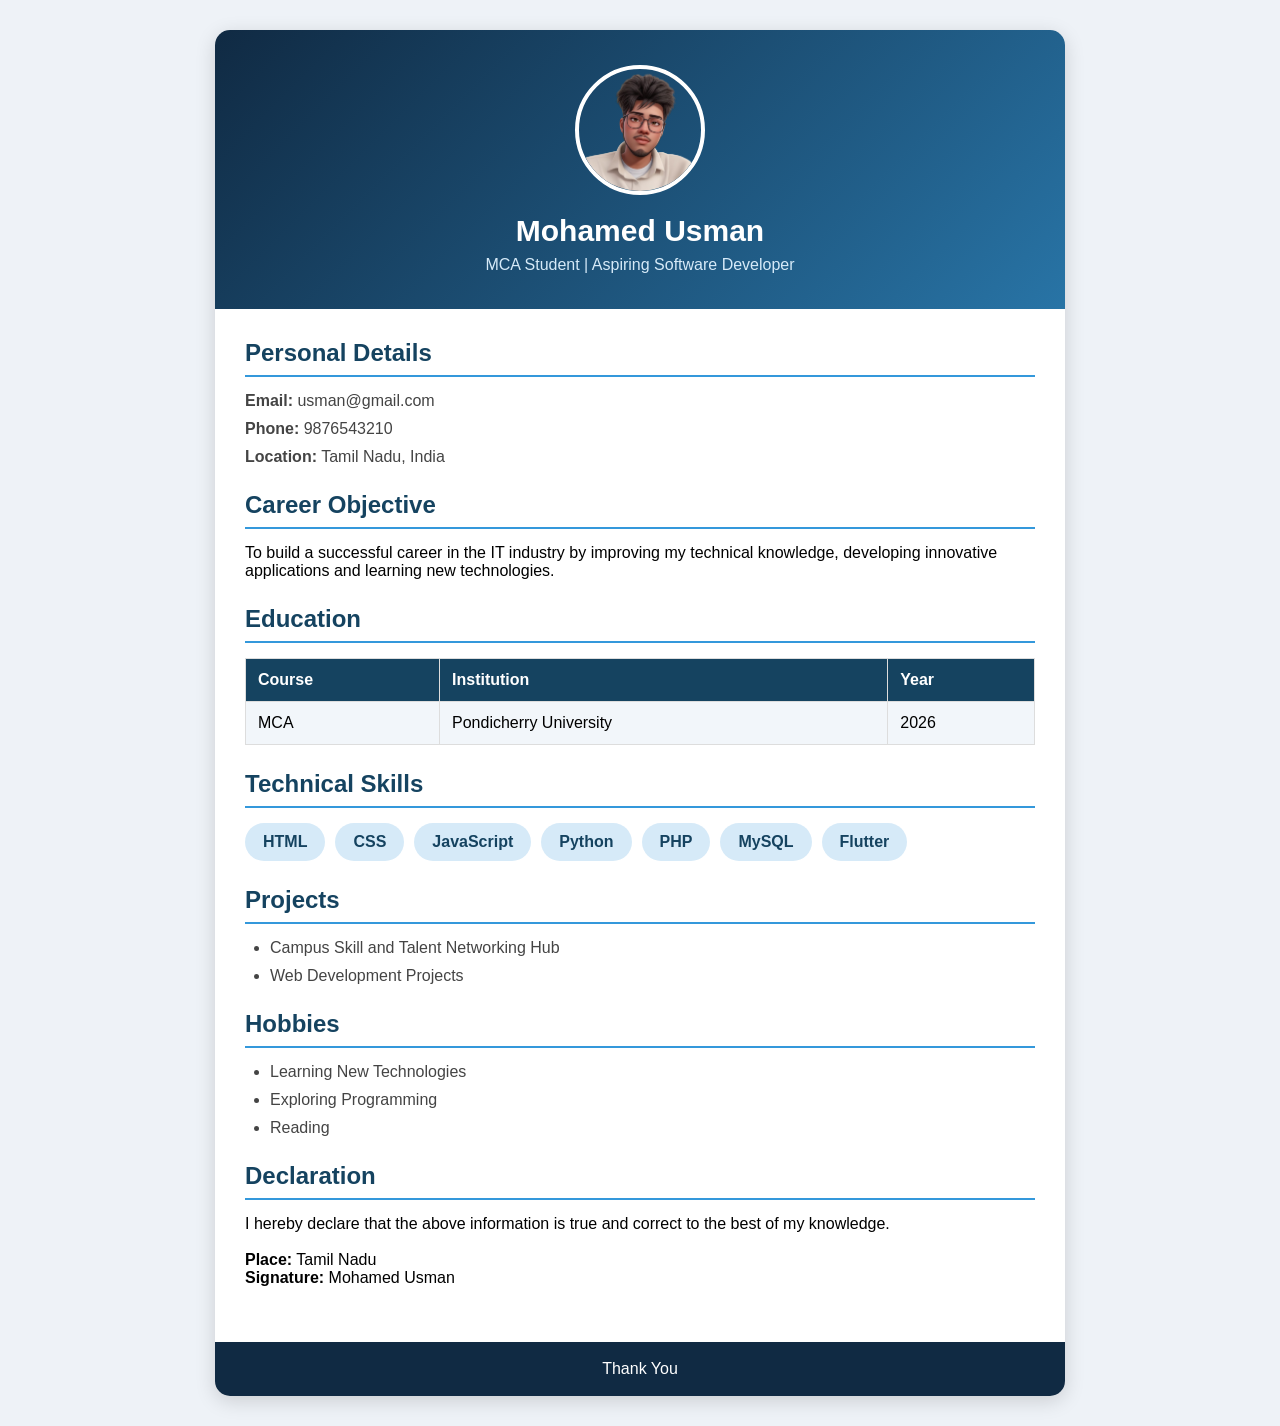
<file: exercise-1/index.html>
<!DOCTYPE html>
<html>
<head>
    <title>My Resume</title>

    <style>
        * {
            margin: 0;
            padding: 0;
            box-sizing: border-box;
        }

        body {
            font-family: Arial, sans-serif;
            background: #eef2f7;
            padding: 30px;
        }

        .container {
            max-width: 850px;
            margin: auto;
            background: white;
            border-radius: 15px;
            overflow: hidden;
            box-shadow: 0 5px 20px rgba(0,0,0,0.15);
        }

        .header {
            background: linear-gradient(135deg, #102a43, #2874a6);
            color: white;
            text-align: center;
            padding: 35px;
        }

        .header img {
            width: 130px;
            height: 130px;
            border-radius: 50%;
            border: 4px solid white;
            object-fit: cover;
            margin-bottom: 15px;
        }

        .header h1 {
            font-size: 30px;
            margin-bottom: 8px;
        }

        .header p {
            color: #d6eaf8;
        }

        .content {
            padding: 30px;
        }

        .section {
            margin-bottom: 25px;
        }

        .section h2 {
            color: #154360;
            border-bottom: 2px solid #3498db;
            padding-bottom: 8px;
            margin-bottom: 15px;
        }

        .details p {
            margin: 10px 0;
            color: #444;
        }

        .skills {
            display: flex;
            flex-wrap: wrap;
            gap: 10px;
        }

        .skills span {
            background: #d6eaf8;
            color: #154360;
            padding: 10px 18px;
            border-radius: 20px;
            font-weight: bold;
        }

        table {
            width: 100%;
            border-collapse: collapse;
        }

        th, td {
            padding: 12px;
            border: 1px solid #ddd;
            text-align: left;
        }

        th {
            background: #154360;
            color: white;
        }

        tr:nth-child(even) {
            background: #f2f6fa;
        }

        ul {
            padding-left: 25px;
            color: #444;
        }

        li {
            margin: 10px 0;
        }

        .footer {
            background: #102a43;
            color: white;
            text-align: center;
            padding: 18px;
        }

        @media(max-width: 600px) {
            body {
                padding: 10px;
            }

            .content {
                padding: 20px;
            }
        }
    </style>
</head>

<body>

<div class="container">

    <div class="header">
        <img src="profile.png" alt="Profile Photo">
        <h1>Mohamed Usman</h1>
        <p>MCA Student | Aspiring Software Developer</p>
    </div>

    <div class="content">

        <div class="section details">
            <h2>Personal Details</h2>
            <p><b>Email:</b> usman@gmail.com</p>
            <p><b>Phone:</b> 9876543210</p>
            <p><b>Location:</b> Tamil Nadu, India</p>
        </div>

        <div class="section">
            <h2>Career Objective</h2>
            <p>
                To build a successful career in the IT industry by improving
                my technical knowledge, developing innovative applications
                and learning new technologies.
            </p>
        </div>

        <div class="section">
            <h2>Education</h2>
            <table>
                <tr>
                    <th>Course</th>
                    <th>Institution</th>
                    <th>Year</th>
                </tr>
                <tr>
                    <td>MCA</td>
                    <td>Pondicherry University</td>
                    <td>2026</td>
                </tr>
            </table>
        </div>

        <div class="section">
            <h2>Technical Skills</h2>
            <div class="skills">
                <span>HTML</span>
                <span>CSS</span>
                <span>JavaScript</span>
                <span>Python</span>
                <span>PHP</span>
                <span>MySQL</span>
                <span>Flutter</span>
            </div>
        </div>

        <div class="section">
            <h2>Projects</h2>
            <ul>
                <li>Campus Skill and Talent Networking Hub</li>
                <li>Web Development Projects</li>
            </ul>
        </div>

        <div class="section">
            <h2>Hobbies</h2>
            <ul>
                <li>Learning New Technologies</li>
                <li>Exploring Programming</li>
                <li>Reading</li>
            </ul>
        </div>

        <div class="section">
            <h2>Declaration</h2>
            <p>
                I hereby declare that the above information is true
                and correct to the best of my knowledge.
            </p>
            <br>
            <p><b>Place:</b> Tamil Nadu</p>
            <p><b>Signature:</b> Mohamed Usman</p>
        </div>

    </div>

    <div class="footer">
        <p>Thank You</p>
    </div>

</div>

</body>
</html>
</file>
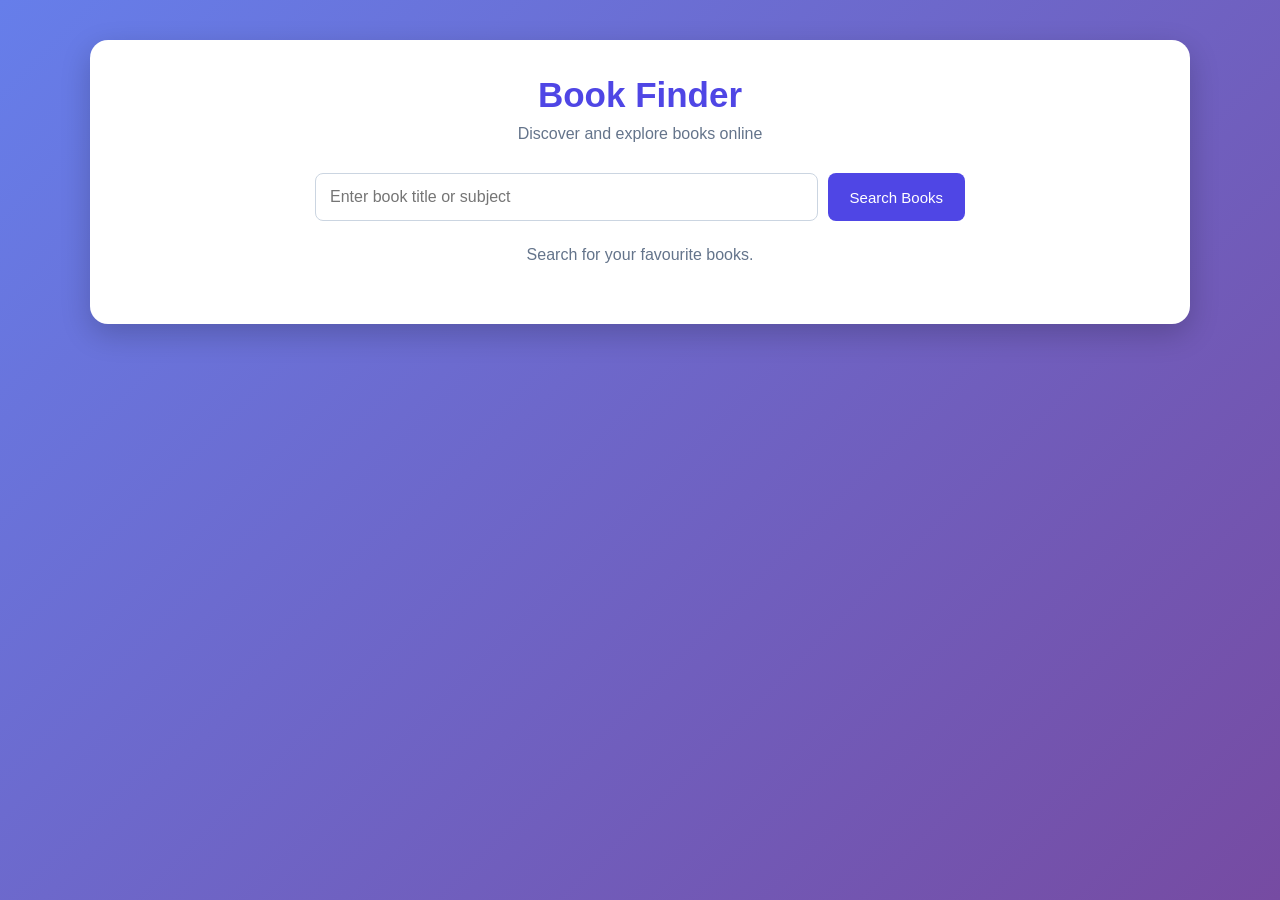
<file: exercise-10/index.html>
<!DOCTYPE html>
<html>
<head>
    <title>Online Book Finder</title>
    <link rel="stylesheet" href="style.css">
</head>
<body>

<div class="container">

    <header>
        <h1>Book Finder</h1>
        <p>Discover and explore books online</p>
    </header>

    <div class="search-box">
        <input type="text" id="bookName" placeholder="Enter book title or subject">
        <button id="searchBtn">Search Books</button>
    </div>

    <div id="message">Search for your favourite books.</div>

    <div id="bookList" class="book-list"></div>

</div>

<script src="https://code.jquery.com/jquery-3.7.1.min.js"></script>
<script src="script.js"></script>

</body>
</html>
</file>
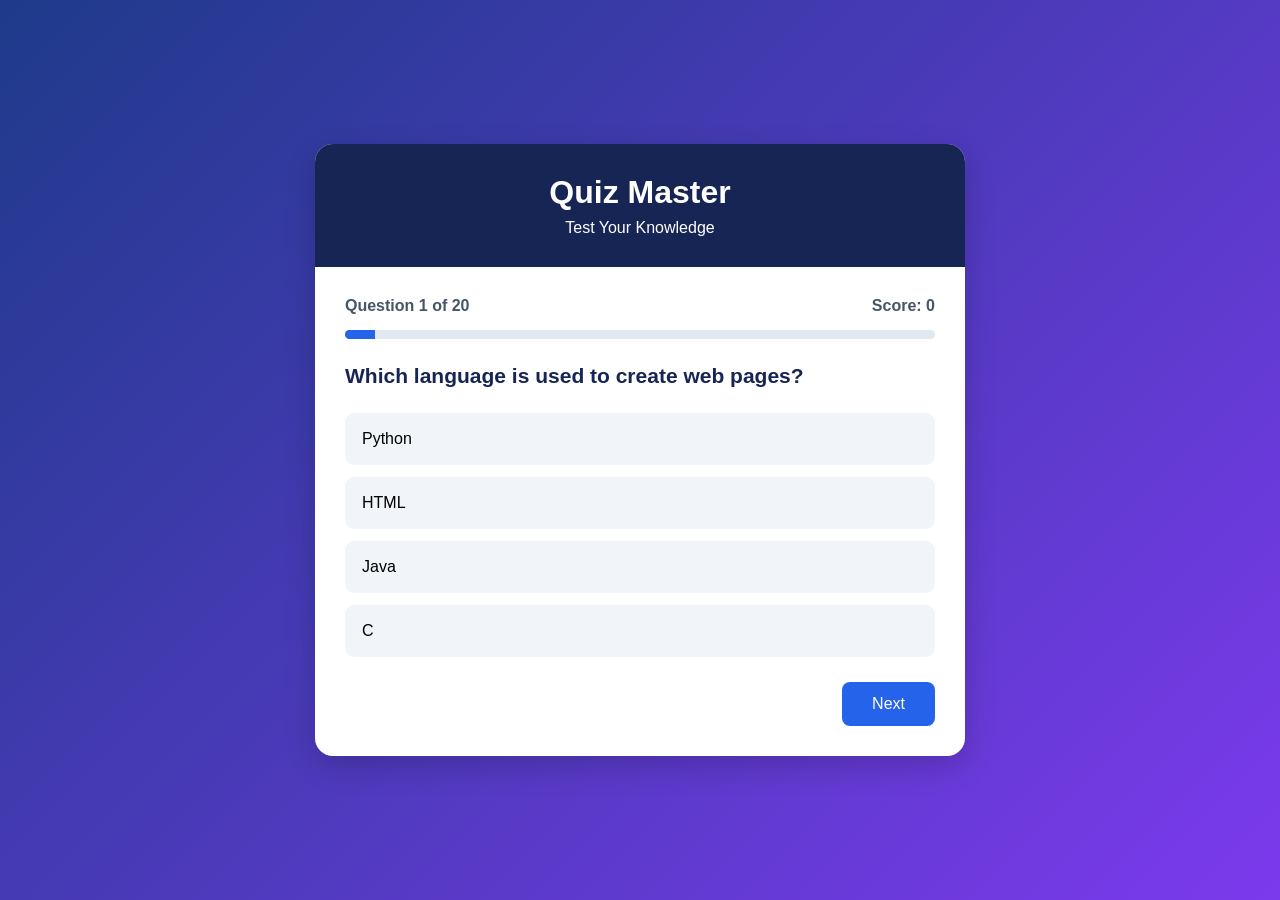
<file: exercise-3/index.html>
<!DOCTYPE html>
<html>
<head>
    <title>Online Quiz Application</title>
    <link rel="stylesheet" href="style.css">
</head>
<body>

    <div class="container">

        <div class="header">
            <h1>Quiz Master</h1>
            <p>Test Your Knowledge</p>
        </div>

        <div id="quiz">
            <div class="info">
                <span id="question-number">Question 1 of 20</span>
                <span id="score">Score: 0</span>
            </div>

            <div class="progress">
                <div id="progress-bar"></div>
            </div>

            <h2 id="question">Question appears here</h2>

            <div id="options"></div>

            <div class="buttons">
                <button id="next-btn" onclick="nextQuestion()">Next</button>
            </div>
        </div>

        <div id="result" class="result">
            <h2>Quiz Completed!</h2>
            <p id="final-score"></p>
            <p id="message"></p>
            <button onclick="restartQuiz()">Play Again</button>
        </div>

    </div>

    <script src="script.js"></script>
</body>
</html>
</file>
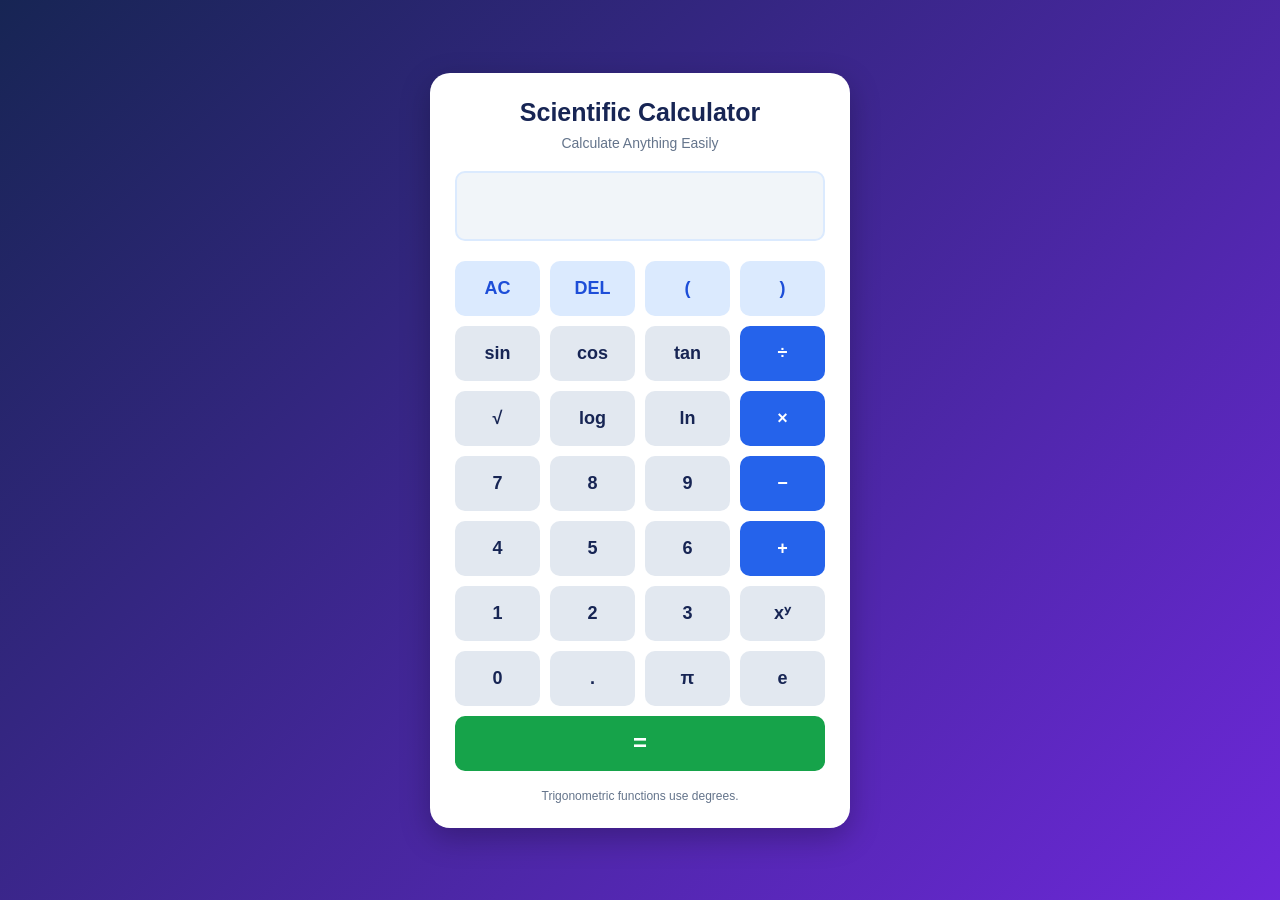
<file: exercise-4/index.html>
<!DOCTYPE html>
<html>
<head>
    <title>Scientific Calculator</title>
    <link rel="stylesheet" href="style.css">
</head>
<body>

    <div class="calculator">

        <div class="heading">
            <h1>Scientific Calculator</h1>
            <p>Calculate Anything Easily</p>
        </div>

        <input type="text" id="display" readonly>

        <div class="buttons">
            <button class="special" onclick="clearDisplay()">AC</button>
            <button class="special" onclick="deleteLast()">DEL</button>
            <button class="special" onclick="appendValue('(')">(</button>
            <button class="special" onclick="appendValue(')')">)</button>

            <button onclick="appendValue('sin(')">sin</button>
            <button onclick="appendValue('cos(')">cos</button>
            <button onclick="appendValue('tan(')">tan</button>
            <button class="operator" onclick="appendValue('/')">÷</button>

            <button onclick="appendValue('sqrt(')">√</button>
            <button onclick="appendValue('log(')">log</button>
            <button onclick="appendValue('ln(')">ln</button>
            <button class="operator" onclick="appendValue('*')">×</button>

            <button onclick="appendValue('7')">7</button>
            <button onclick="appendValue('8')">8</button>
            <button onclick="appendValue('9')">9</button>
            <button class="operator" onclick="appendValue('-')">−</button>

            <button onclick="appendValue('4')">4</button>
            <button onclick="appendValue('5')">5</button>
            <button onclick="appendValue('6')">6</button>
            <button class="operator" onclick="appendValue('+')">+</button>

            <button onclick="appendValue('1')">1</button>
            <button onclick="appendValue('2')">2</button>
            <button onclick="appendValue('3')">3</button>
            <button onclick="appendValue('^')">xʸ</button>

            <button onclick="appendValue('0')">0</button>
            <button onclick="appendValue('.')">.</button>
            <button onclick="appendValue('pi')">π</button>
            <button onclick="appendValue('e')">e</button>

            <button class="equal" onclick="calculate()">=</button>
        </div>

        <p class="note">Trigonometric functions use degrees.</p>

    </div>

    <script src="script.js"></script>
</body>
</html>
</file>
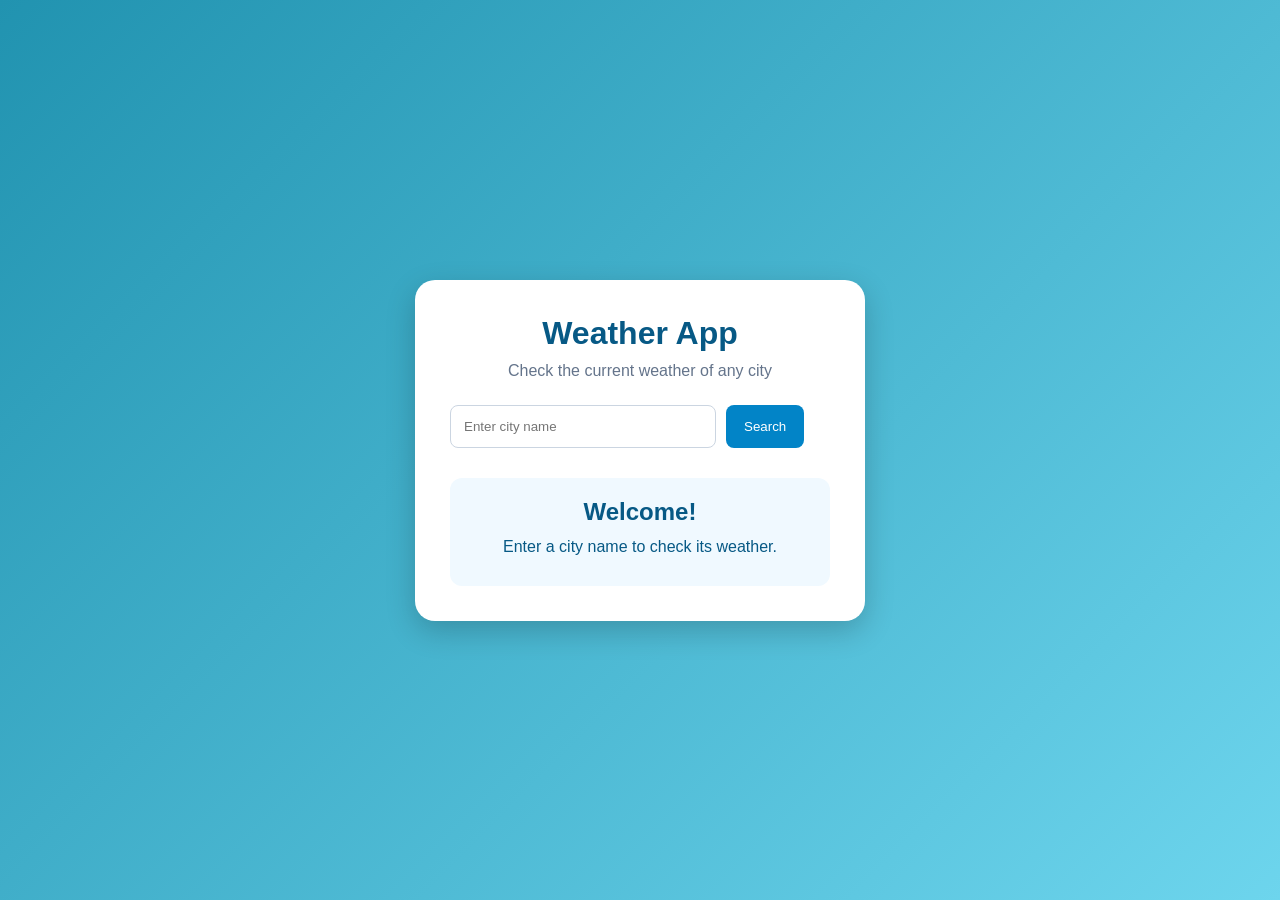
<file: exercise-9/index.html>
<!DOCTYPE html>
<html>
<head>
    <title>Weather Application</title>
    <link rel="stylesheet" href="style.css">
</head>
<body>

<div class="weather-container">
    <h1>Weather App</h1>
    <p>Check the current weather of any city</p>

    <div class="search-box">
        <input type="text" id="city" placeholder="Enter city name">
        <button onclick="getWeather()">Search</button>
    </div>

    <div id="weather">
        <h2>Welcome!</h2>
        <p>Enter a city name to check its weather.</p>
    </div>
</div>

<script src="script.js"></script>
</body>
</html>
</file>
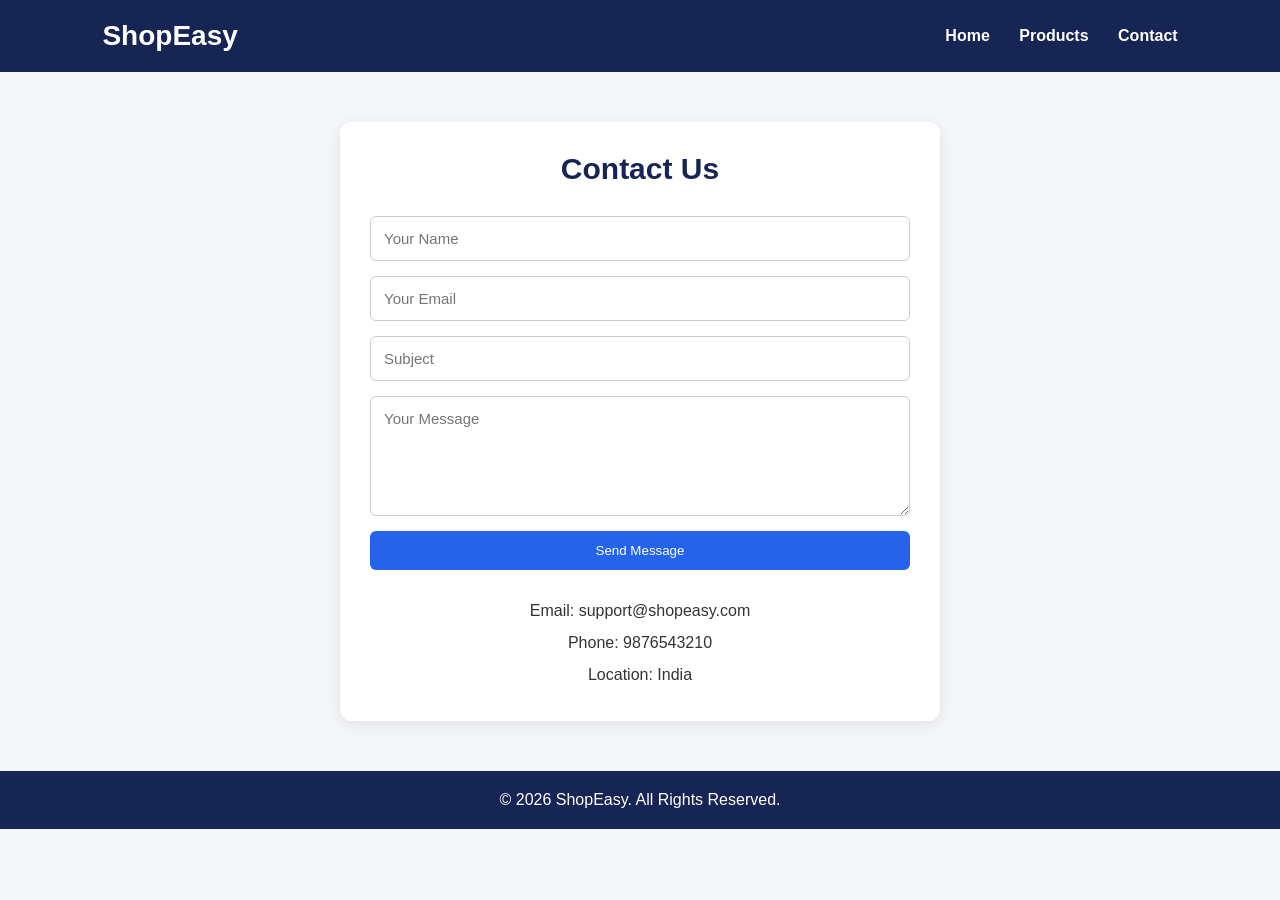
<file: exercise-2/contact.html>
<!DOCTYPE html>
<html>
<head>
    <title>ShopEasy - Contact</title>
    <link rel="stylesheet" href="style.css">
</head>
<body>

<header>
    <h1>ShopEasy</h1>
    <nav>
        <a href="index.html">Home</a>
        <a href="products.html">Products</a>
        <a href="contact.html">Contact</a>
    </nav>
</header>

<section class="contact">
    <h2>Contact Us</h2>

    <form>
        <input type="text" placeholder="Your Name" required>
        <input type="email" placeholder="Your Email" required>
        <input type="text" placeholder="Subject" required>
        <textarea placeholder="Your Message" required></textarea>
        <button type="submit">Send Message</button>
    </form>

    <div class="contact-info">
        <p>Email: support@shopeasy.com</p>
        <p>Phone: 9876543210</p>
        <p>Location: India</p>
    </div>
</section>

<footer>
    <p>© 2026 ShopEasy. All Rights Reserved.</p>
</footer>

</body>
</html>
</file>
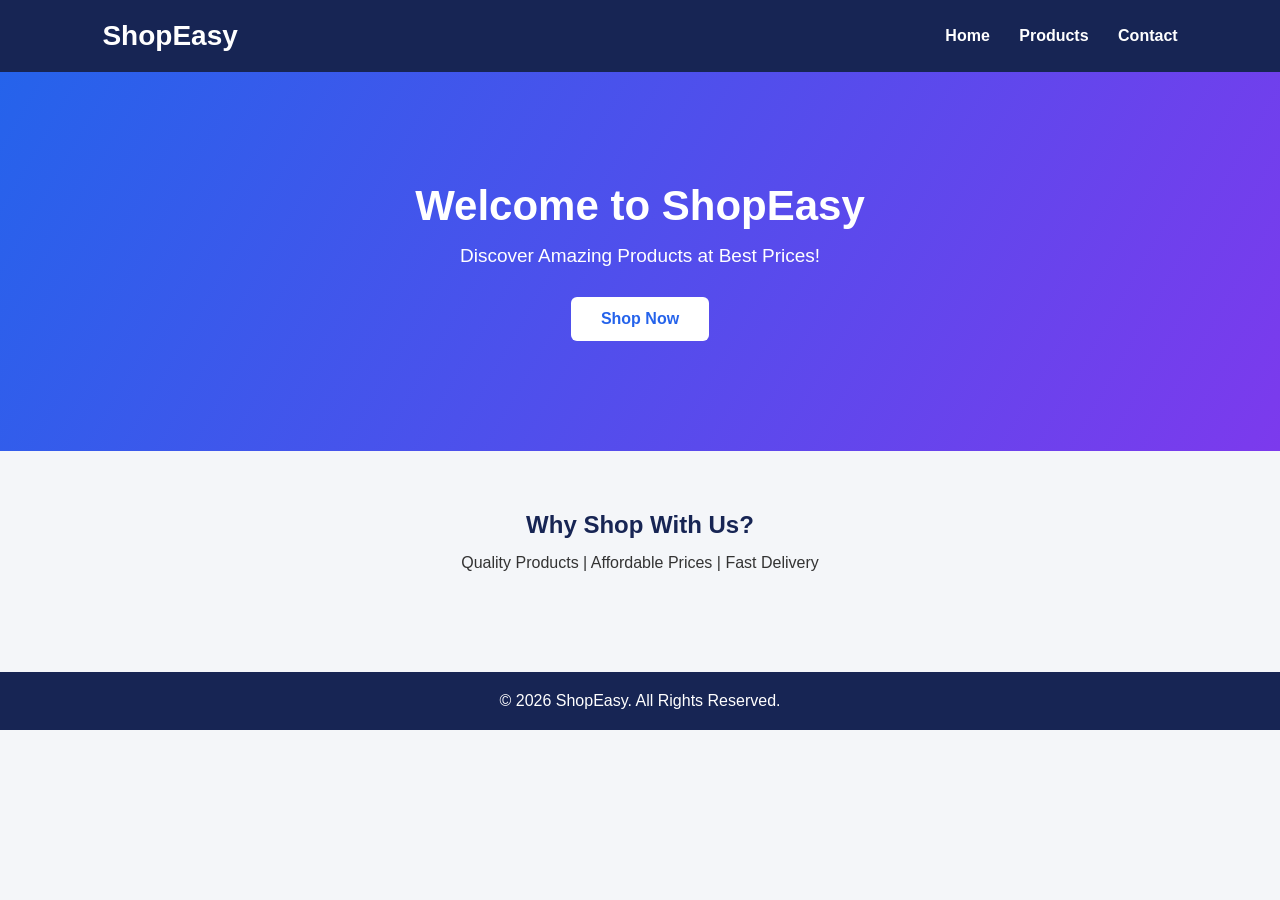
<file: exercise-2/online shopping.html>
<!DOCTYPE html>
<html>
<head>
    <title>ShopEasy - Home</title>
    <link rel="stylesheet" href="style.css">
</head>
<body>

<header>
    <h1>ShopEasy</h1>
    <nav>
        <a href="index.html">Home</a>
        <a href="products.html">Products</a>
        <a href="contact.html">Contact</a>
    </nav>
</header>

<section class="hero">
    <h2>Welcome to ShopEasy</h2>
    <p>Discover Amazing Products at Best Prices!</p>
    <a href="products.html" class="btn">Shop Now</a>
</section>

<section class="about">
    <h2>Why Shop With Us?</h2>
    <p>Quality Products | Affordable Prices | Fast Delivery</p>
</section>

<footer>
    <p>© 2026 ShopEasy. All Rights Reserved.</p>
</footer>

</body>
</html>
</file>
<file: exercise-10/style.css>
* {
    margin: 0;
    padding: 0;
    box-sizing: border-box;
    font-family: Arial, sans-serif;
}

body {
    min-height: 100vh;
    background: linear-gradient(135deg, #667eea, #764ba2);
    padding: 40px 20px;
}

.container {
    max-width: 1100px;
    margin: auto;
    background: white;
    padding: 35px;
    border-radius: 18px;
    box-shadow: 0 10px 30px rgba(0, 0, 0, 0.2);
}

header {
    text-align: center;
    margin-bottom: 30px;
}

header h1 {
    color: #4f46e5;
    font-size: 35px;
    margin-bottom: 10px;
}

header p {
    color: #64748b;
}

.search-box {
    display: flex;
    gap: 10px;
    max-width: 650px;
    margin: auto;
}

.search-box input {
    flex: 1;
    padding: 14px;
    border: 1px solid #cbd5e1;
    border-radius: 8px;
    font-size: 16px;
    outline: none;
}

.search-box button {
    padding: 14px 22px;
    background: #4f46e5;
    color: white;
    border: none;
    border-radius: 8px;
    cursor: pointer;
    font-size: 15px;
}

.search-box button:hover {
    background: #3730a3;
}

#message {
    text-align: center;
    margin: 25px 0;
    color: #64748b;
}

.book-list {
    display: grid;
    grid-template-columns: repeat(auto-fit, minmax(220px, 1fr));
    gap: 22px;
    margin-top: 25px;
}

.book-card {
    background: #f8fafc;
    border-radius: 12px;
    padding: 18px;
    text-align: center;
    border: 1px solid #e2e8f0;
    transition: transform 0.2s;
}

.book-card:hover {
    transform: translateY(-5px);
}

.book-card img {
    width: 120px;
    height: 170px;
    object-fit: contain;
    margin-bottom: 15px;
}

.book-card h3 {
    color: #1e293b;
    font-size: 17px;
    margin-bottom: 10px;
}

.book-card p {
    color: #64748b;
    font-size: 14px;
    margin: 7px 0;
}

.book-card a {
    display: inline-block;
    margin-top: 12px;
    padding: 9px 15px;
    background: #4f46e5;
    color: white;
    text-decoration: none;
    border-radius: 6px;
}

.book-card a:hover {
    background: #3730a3;
}

.error {
    color: #dc2626 !important;
}

@media (max-width: 600px) {
    .container {
        padding: 20px;
    }

    .search-box {
        flex-direction: column;
    }

    .search-box button {
        width: 100%;
    }
}
</file>
<file: exercise-3/style.css>
* {
    margin: 0;
    padding: 0;
    box-sizing: border-box;
    font-family: Arial, sans-serif;
}

body {
    background: linear-gradient(135deg, #1e3a8a, #7c3aed);
    min-height: 100vh;
    display: flex;
    justify-content: center;
    align-items: center;
    padding: 20px;
}

.container {
    background: white;
    width: 100%;
    max-width: 650px;
    border-radius: 18px;
    overflow: hidden;
    box-shadow: 0 10px 30px #00000030;
}

.header {
    background: #172554;
    color: white;
    text-align: center;
    padding: 30px;
}

.header h1 {
    font-size: 32px;
    margin-bottom: 8px;
}

#quiz {
    padding: 30px;
}

.info {
    display: flex;
    justify-content: space-between;
    color: #475569;
    font-weight: bold;
    margin-bottom: 15px;
}

.progress {
    background: #e2e8f0;
    height: 9px;
    border-radius: 10px;
    margin-bottom: 25px;
    overflow: hidden;
}

#progress-bar {
    background: #2563eb;
    height: 100%;
    width: 5%;
    transition: width 0.3s;
}

#question {
    color: #172554;
    font-size: 21px;
    margin-bottom: 25px;
}

.option {
    background: #f1f5f9;
    padding: 15px;
    border: 2px solid transparent;
    border-radius: 9px;
    margin-bottom: 12px;
    cursor: pointer;
    transition: 0.2s;
}

.option:hover {
    background: #dbeafe;
    border-color: #2563eb;
}

.option.selected {
    background: #dbeafe;
    border-color: #2563eb;
}

.option.correct {
    background: #dcfce7;
    border-color: #16a34a;
}

.option.wrong {
    background: #fee2e2;
    border-color: #dc2626;
}

button {
    background: #2563eb;
    color: white;
    padding: 13px 30px;
    border: none;
    border-radius: 8px;
    font-size: 16px;
    cursor: pointer;
}

button:hover {
    background: #172554;
}

button:disabled {
    background: #94a3b8;
    cursor: not-allowed;
}

.buttons {
    text-align: right;
    margin-top: 25px;
}

.result {
    display: none;
    text-align: center;
    padding: 45px 25px;
}

.result h2 {
    color: #172554;
    margin-bottom: 20px;
}

.result p {
    font-size: 19px;
    margin: 15px;
    color: #475569;
}

.result button {
    margin-top: 20px;
}

@media(max-width: 500px) {
    #quiz {
        padding: 20px;
    }

    #question {
        font-size: 18px;
    }
}
</file>
<file: exercise-4/style.css>
* {
    margin: 0;
    padding: 0;
    box-sizing: border-box;
    font-family: Arial, sans-serif;
}

body {
    background: linear-gradient(135deg, #172554, #6d28d9);
    min-height: 100vh;
    display: flex;
    justify-content: center;
    align-items: center;
    padding: 20px;
}

.calculator {
    width: 100%;
    max-width: 420px;
    background: #ffffff;
    padding: 25px;
    border-radius: 20px;
    box-shadow: 0 10px 30px #00000040;
}

.heading {
    text-align: center;
    margin-bottom: 20px;
}

.heading h1 {
    color: #172554;
    font-size: 25px;
    margin-bottom: 8px;
}

.heading p {
    color: #64748b;
    font-size: 14px;
}

#display {
    width: 100%;
    height: 70px;
    background: #f1f5f9;
    border: 2px solid #dbeafe;
    border-radius: 10px;
    margin-bottom: 20px;
    padding: 15px;
    text-align: right;
    font-size: 25px;
    color: #172554;
}

.buttons {
    display: grid;
    grid-template-columns: repeat(4, 1fr);
    gap: 10px;
}

button {
    height: 55px;
    border: none;
    border-radius: 10px;
    background: #e2e8f0;
    color: #172554;
    font-size: 18px;
    font-weight: bold;
    cursor: pointer;
    transition: 0.2s;
}

button:hover {
    background: #cbd5e1;
    transform: scale(1.04);
}

.special {
    background: #dbeafe;
    color: #1d4ed8;
}

.operator {
    background: #2563eb;
    color: white;
}

.operator:hover {
    background: #1e40af;
}

.equal {
    grid-column: span 4;
    background: #16a34a;
    color: white;
    font-size: 24px;
}

.equal:hover {
    background: #15803d;
}

.note {
    text-align: center;
    color: #64748b;
    font-size: 12px;
    margin-top: 18px;
}

@media(max-width: 400px) {
    .calculator {
        padding: 15px;
    }

    button {
        height: 48px;
        font-size: 15px;
    }
}
</file>
<file: exercise-9/style.css>
* {
    margin: 0;
    padding: 0;
    box-sizing: border-box;
    font-family: Arial, sans-serif;
}

body {
    min-height: 100vh;
    display: flex;
    justify-content: center;
    align-items: center;
    background: linear-gradient(135deg, #2193b0, #6dd5ed);
    padding: 20px;
}

.weather-container {
    width: 100%;
    max-width: 450px;
    padding: 35px;
    background: white;
    border-radius: 20px;
    text-align: center;
    box-shadow: 0 10px 30px rgba(0, 0, 0, 0.2);
}

h1 {
    color: #075985;
    margin-bottom: 10px;
}

.weather-container > p {
    color: #64748b;
    margin-bottom: 25px;
}

.search-box {
    display: flex;
    gap: 10px;
}

input {
    width: 70%;
    padding: 13px;
    border: 1px solid #cbd5e1;
    border-radius: 8px;
    outline: none;
}

button {
    padding: 13px 18px;
    border: none;
    border-radius: 8px;
    background: #0284c7;
    color: white;
    cursor: pointer;
}

button:hover {
    background: #0369a1;
}

#weather {
    margin-top: 30px;
    padding: 20px;
    background: #f0f9ff;
    border-radius: 12px;
    color: #075985;
}

#weather h2 {
    margin-bottom: 12px;
}

#weather p {
    margin: 10px 0;
}

.weather-icon {
    width: 90px;
    height: 90px;
}

.error {
    color: #dc2626;
}
</file>
<file: exercise-2/style.css>
* {
    margin: 0;
    padding: 0;
    box-sizing: border-box;
    font-family: Arial, sans-serif;
}

body {
    background: #f4f6f9;
    color: #333;
}

header {
    background: #172554;
    color: white;
    padding: 20px 8%;
    display: flex;
    justify-content: space-between;
    align-items: center;
}

header h1 {
    font-size: 28px;
}

nav a {
    color: white;
    text-decoration: none;
    margin-left: 25px;
    font-weight: bold;
}

nav a:hover {
    color: #facc15;
}

.hero {
    background: linear-gradient(120deg, #2563eb, #7c3aed);
    color: white;
    text-align: center;
    padding: 110px 20px;
}

.hero h2 {
    font-size: 42px;
    margin-bottom: 15px;
}

.hero p {
    font-size: 19px;
    margin-bottom: 30px;
}

.btn {
    display: inline-block;
    background: white;
    color: #2563eb;
    padding: 13px 30px;
    border-radius: 6px;
    text-decoration: none;
    font-weight: bold;
}

.about {
    text-align: center;
    padding: 60px 20px;
}

.about h2 {
    color: #172554;
    margin-bottom: 15px;
}

.products {
    padding: 45px 8%;
    text-align: center;
}

.products h2, .contact h2 {
    font-size: 30px;
    color: #172554;
    margin-bottom: 30px;
}

.product-container {
    display: grid;
    grid-template-columns: repeat(auto-fit, minmax(220px, 1fr));
    gap: 25px;
}

.card {
    background: white;
    border-radius: 12px;
    padding-bottom: 20px;
    box-shadow: 0 4px 12px #00000018;
    transition: 0.3s;
}

.card:hover {
    transform: translateY(-8px);
}

.card img {
    width: 100%;
    height: 200px;
    object-fit: contain;
    padding: 15px;
}

.card h3 {
    margin: 10px;
    color: #172554;
}

.card p {
    color: #16a34a;
    font-size: 21px;
    font-weight: bold;
    margin: 12px;
}

button {
    background: #2563eb;
    color: white;
    border: none;
    padding: 12px 25px;
    border-radius: 6px;
    cursor: pointer;
}

button:hover {
    background: #172554;
}

.contact {
    max-width: 600px;
    margin: 50px auto;
    padding: 30px;
    background: white;
    border-radius: 12px;
    box-shadow: 0 4px 15px #00000015;
    text-align: center;
}

.contact form {
    display: flex;
    flex-direction: column;
    gap: 15px;
}

.contact input, .contact textarea {
    padding: 13px;
    border: 1px solid #ccc;
    border-radius: 6px;
    font-size: 15px;
}

.contact textarea {
    height: 120px;
    resize: vertical;
}

.contact-info {
    margin-top: 25px;
    line-height: 2;
}

footer {
    background: #172554;
    color: white;
    text-align: center;
    padding: 20px;
    margin-top: 40px;
}

@media(max-width: 600px) {
    header {
        flex-direction: column;
        gap: 15px;
    }

    nav a {
        margin: 0 7px;
    }

    .hero h2 {
        font-size: 30px;
    }

    .contact {
        margin: 25px 12px;
    }
}
</file>
